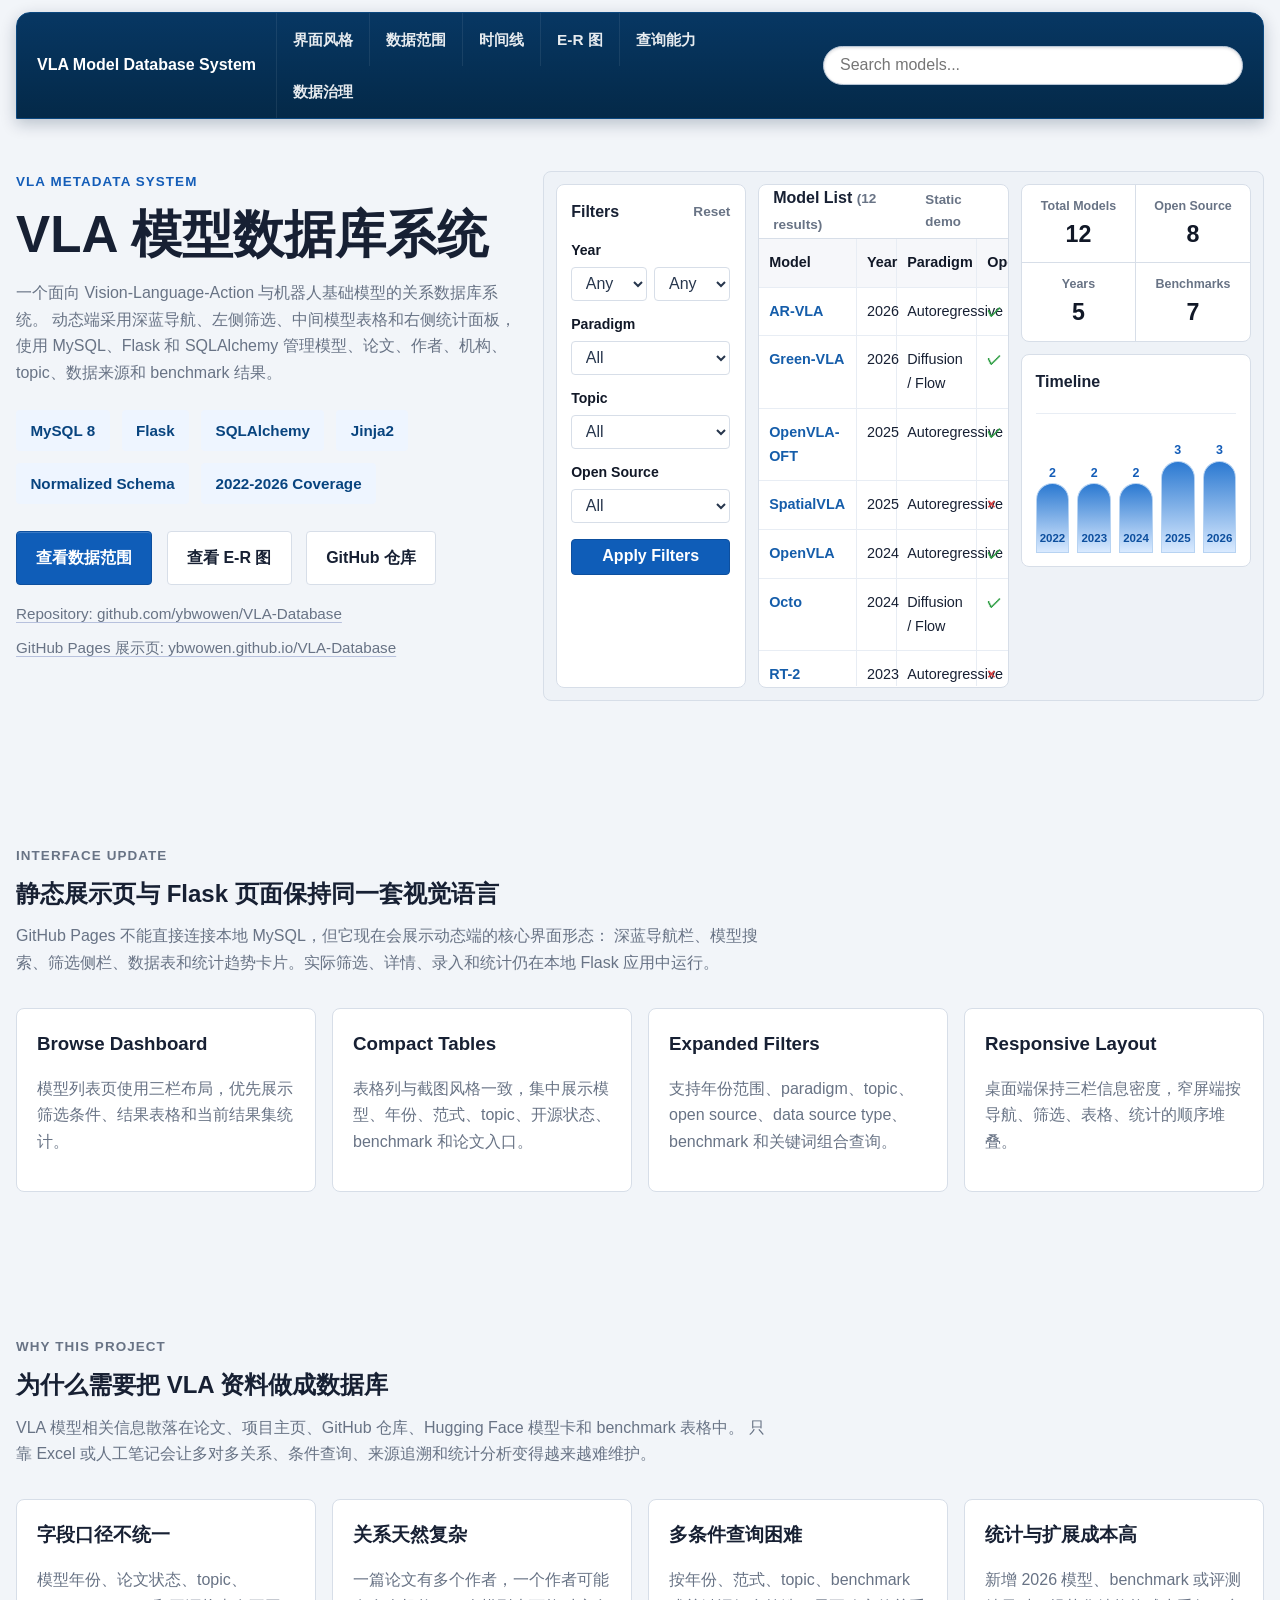
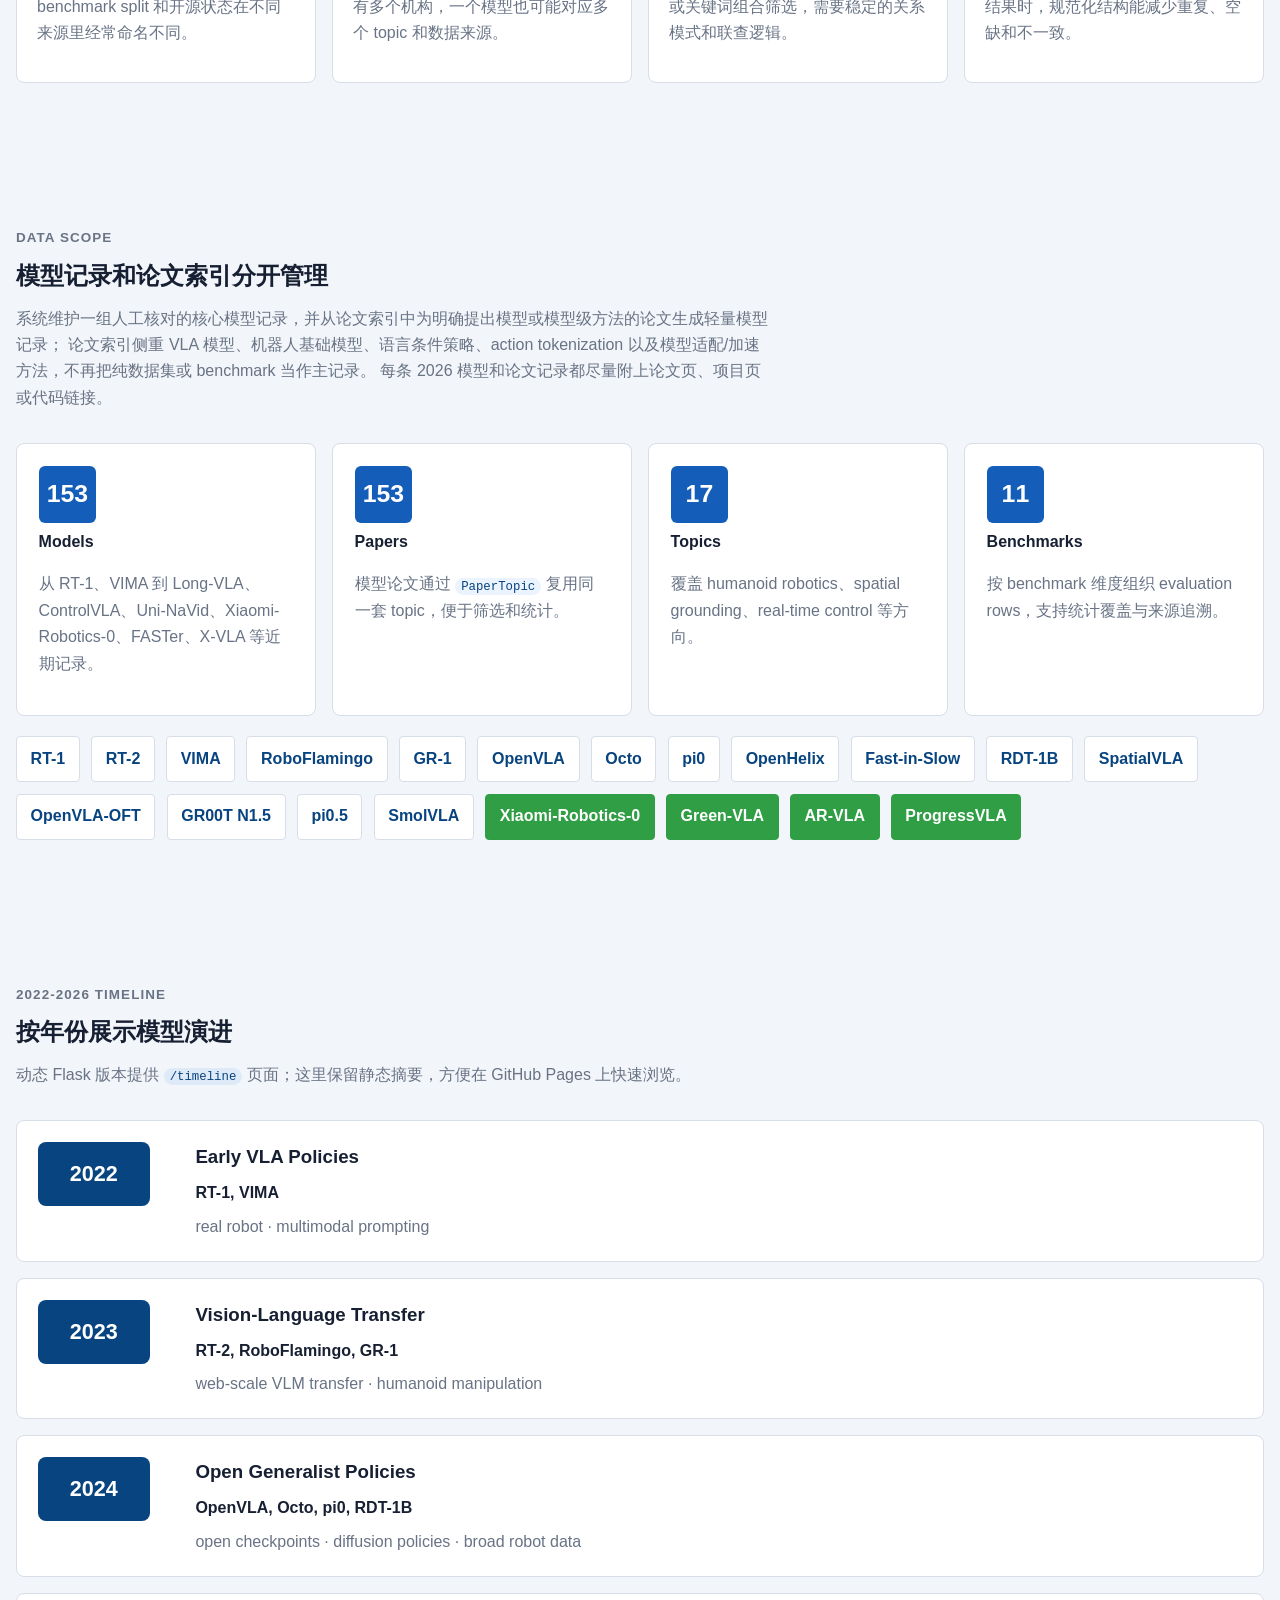
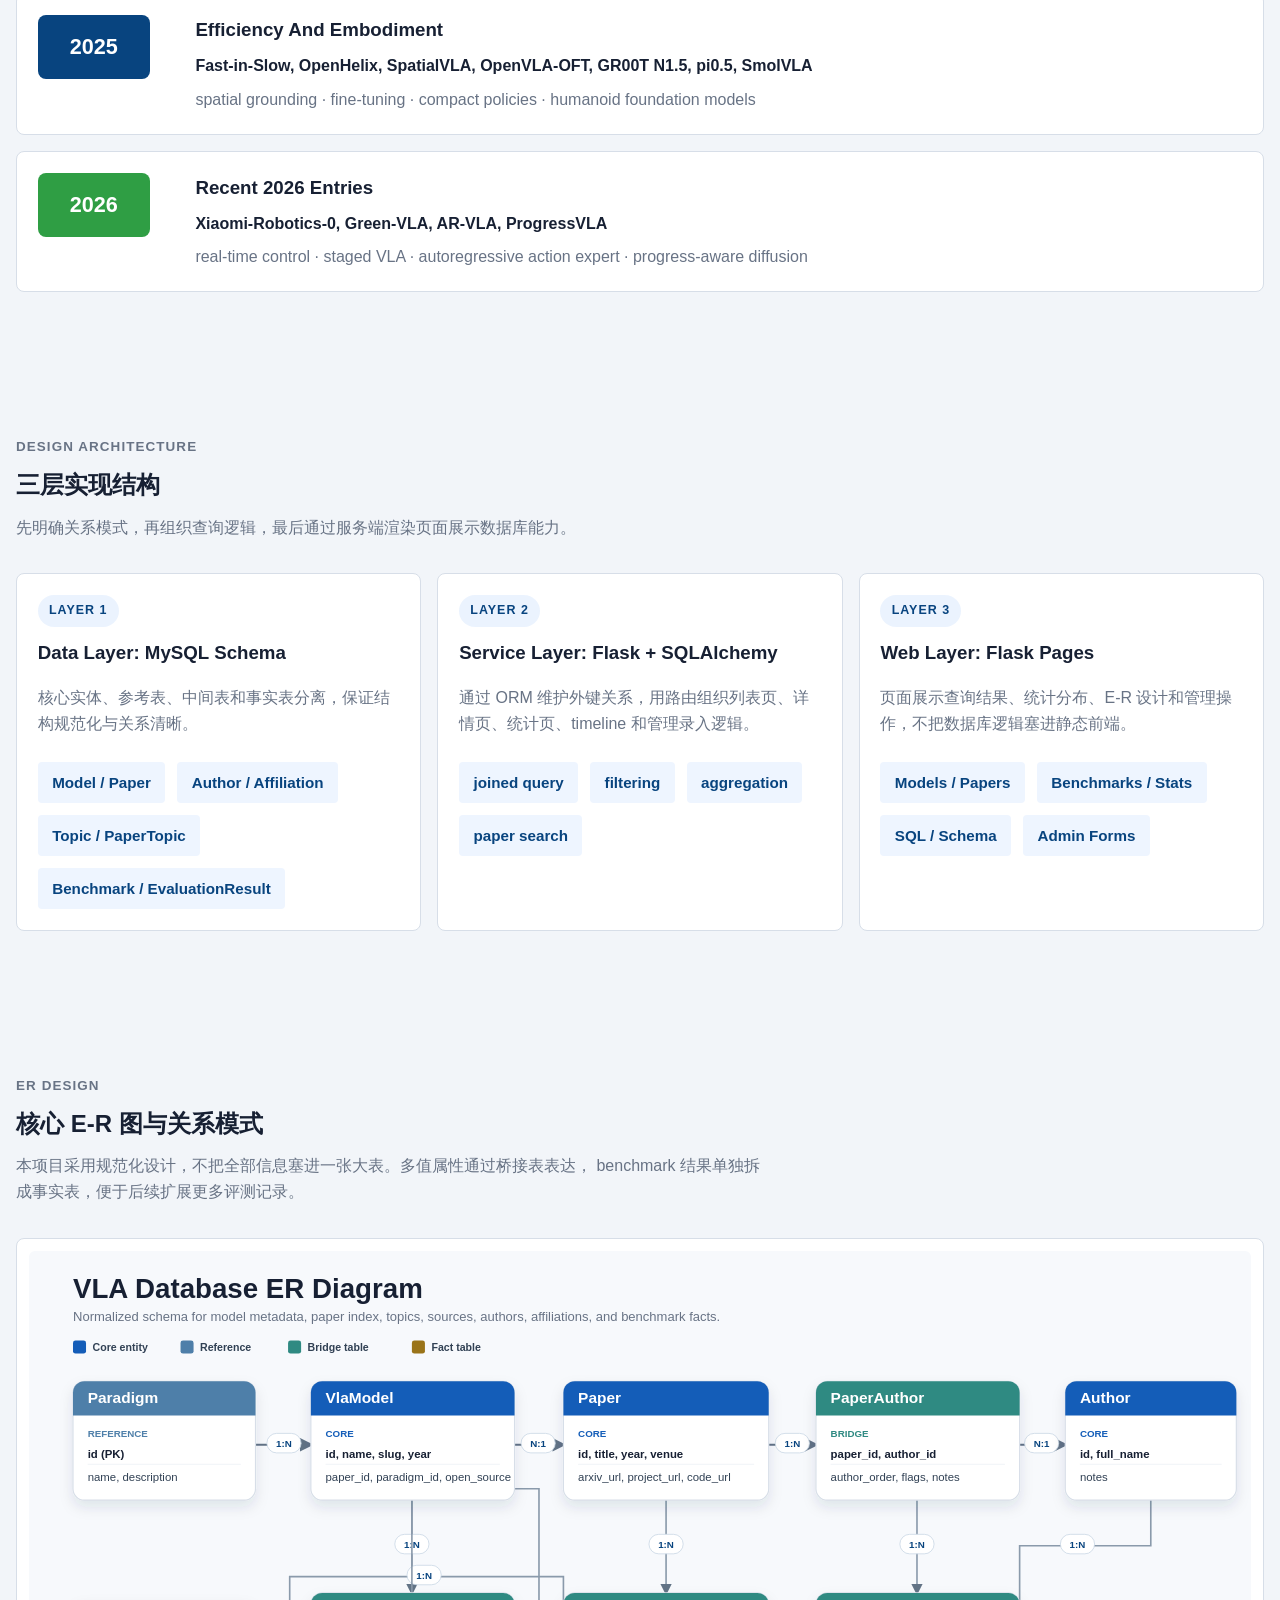
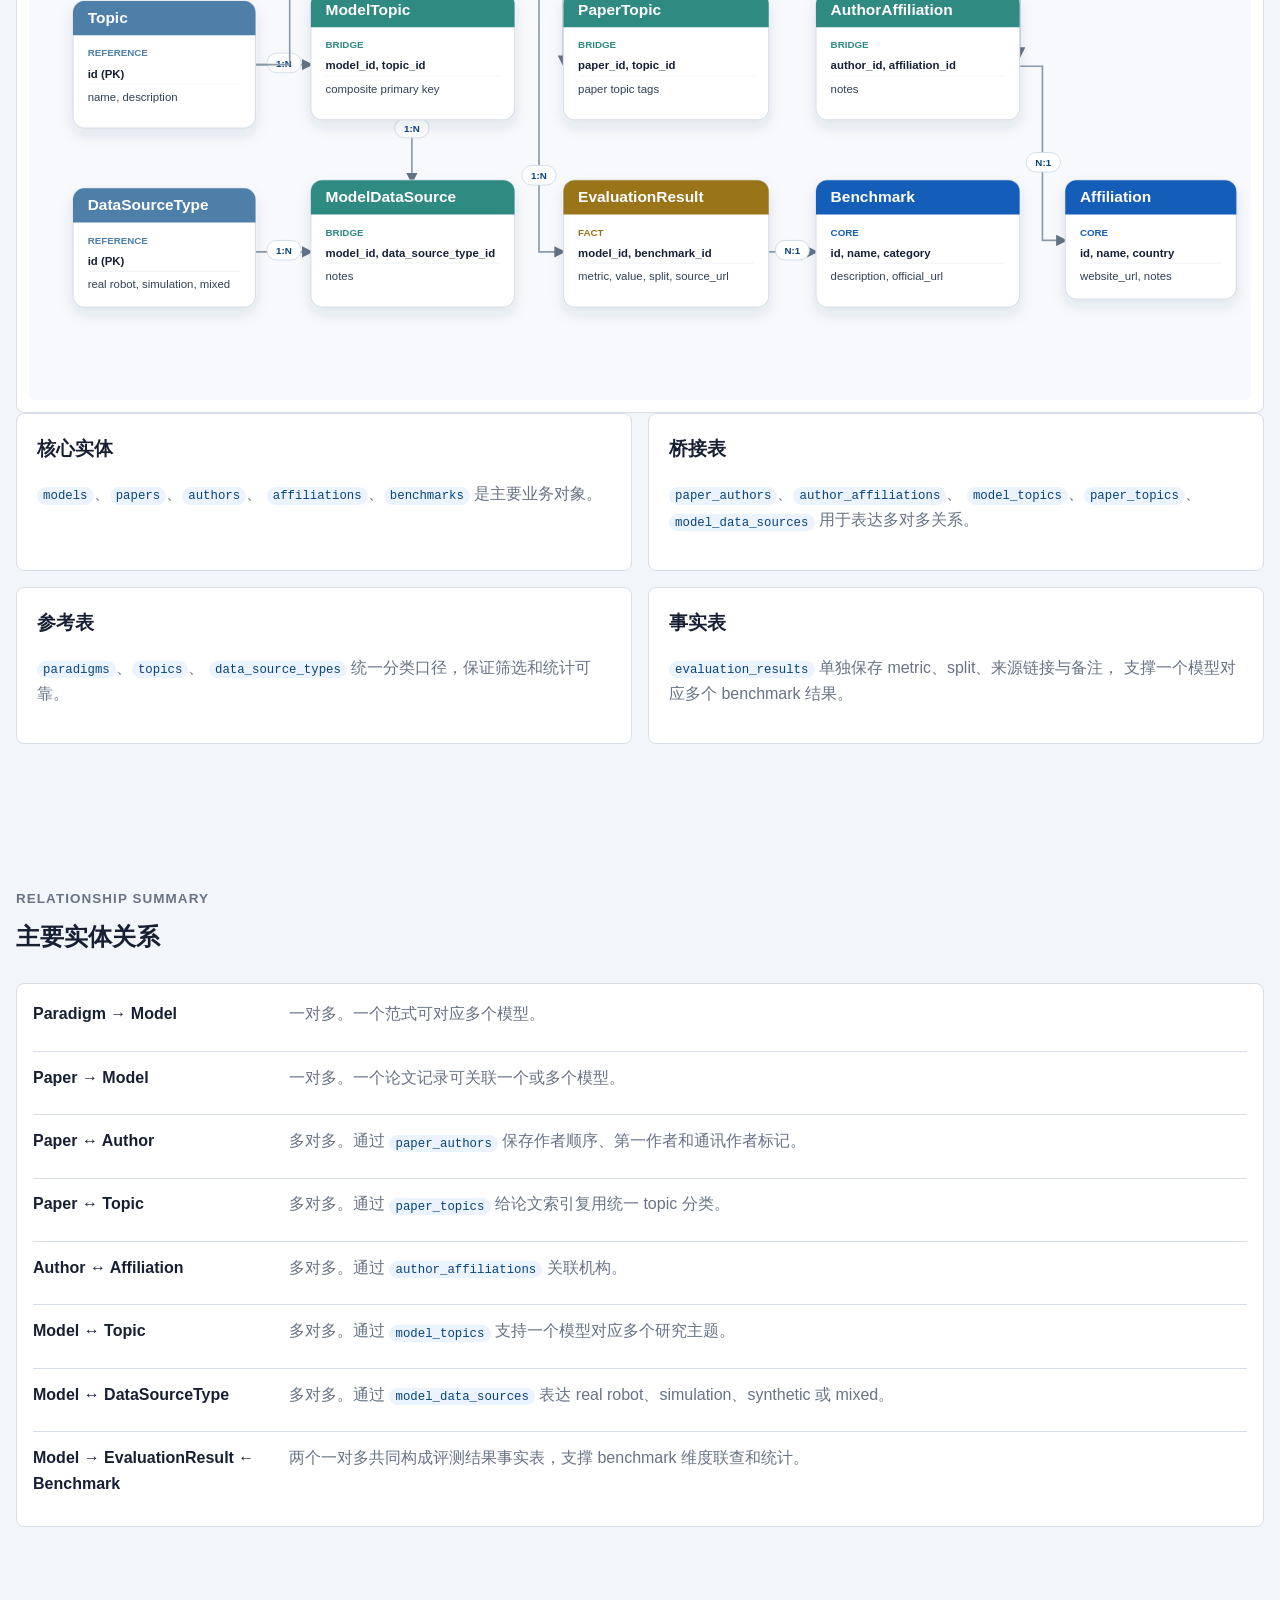
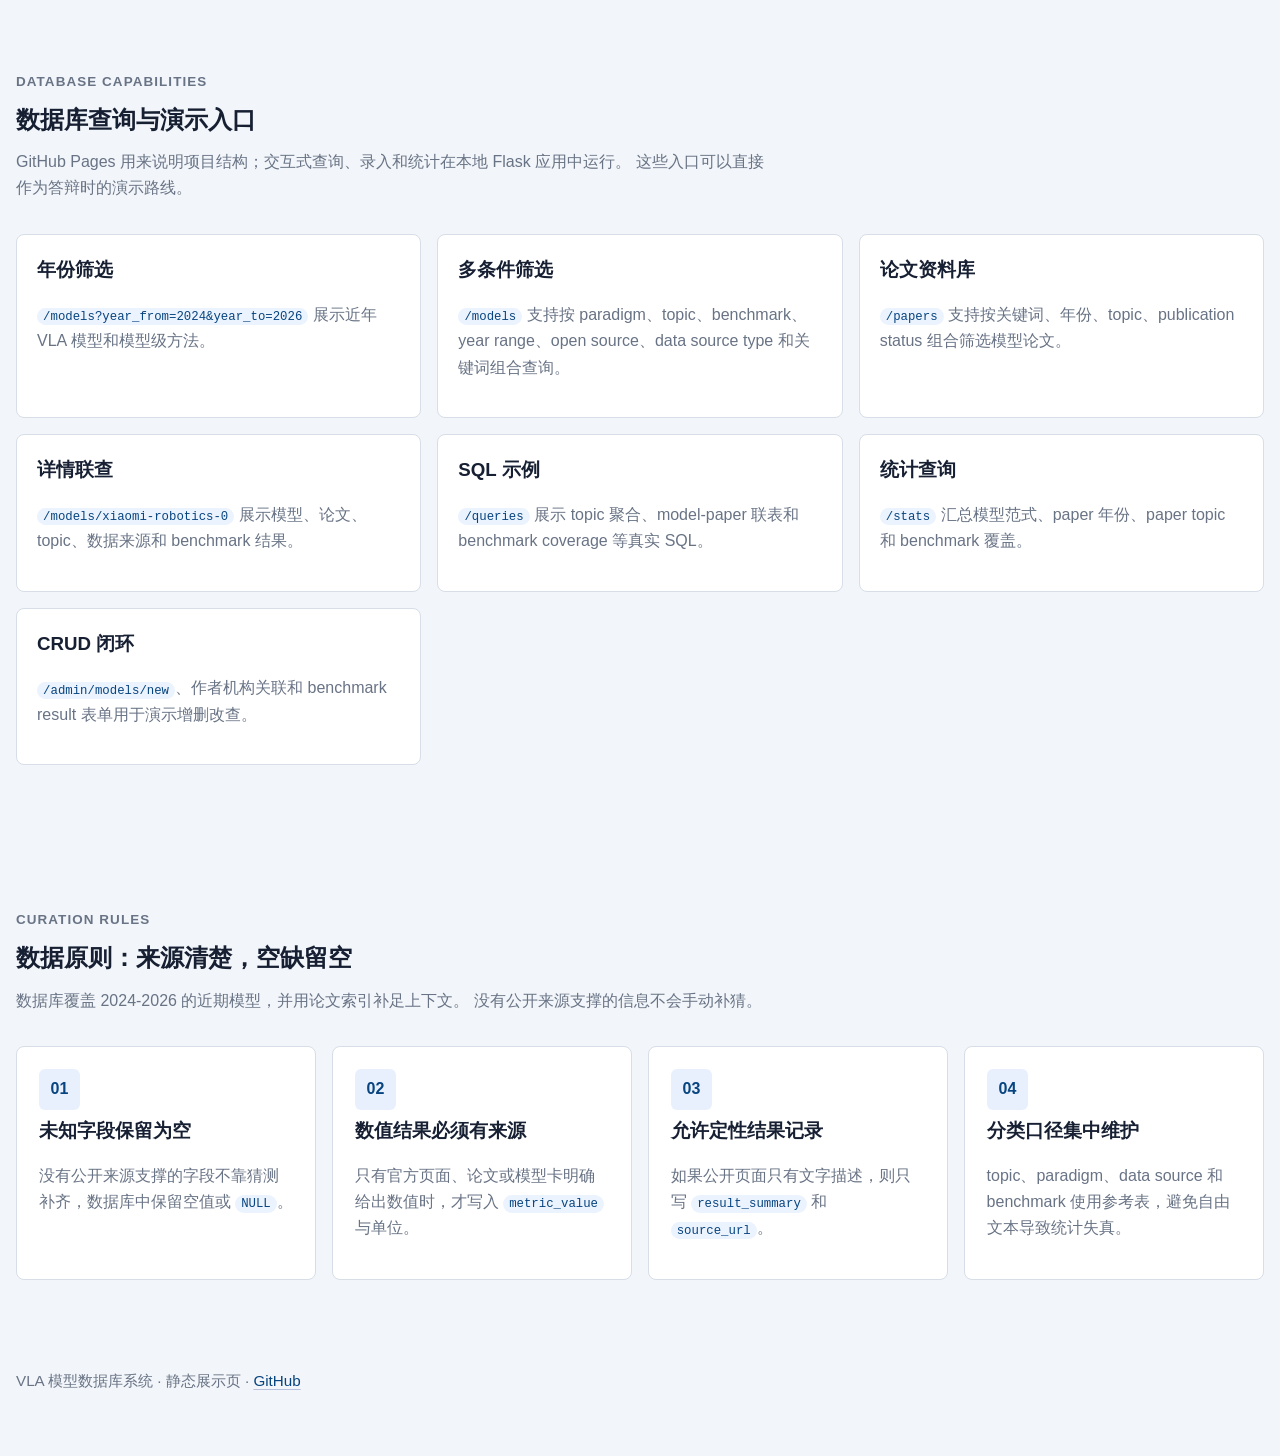
<file: docs/index.html>
<!DOCTYPE html>
<html lang="zh-CN">
<head>
  <meta charset="UTF-8">
  <meta name="viewport" content="width=device-width, initial-scale=1.0">
  <title>VLA 模型数据库系统</title>
  <meta
    name="description"
    content="VLA（Vision-Language-Action）模型数据库系统静态展示页，展示 2022-2026 数据范围、规范化 E-R 设计、查询能力与数据治理原则。"
  >
  <link rel="canonical" href="https://ybwowen.github.io/VLA-Database/">
  <link rel="stylesheet" href="./assets/site.css">
  <script defer src="./assets/site.js"></script>
</head>
<body>
  <header class="topbar">
    <div class="topbar__inner">
      <a class="brand" href="#home">VLA Model Database System</a>
      <nav class="nav">
        <a href="#interface">界面风格</a>
        <a href="#dataset">数据范围</a>
        <a href="#timeline">时间线</a>
        <a href="#schema">E-R 图</a>
        <a href="#queries">查询能力</a>
        <a href="#governance">数据治理</a>
      </nav>
      <label class="topbar__search">
        <span class="sr-only">Search demo models</span>
        <input id="demo-search" type="search" placeholder="Search models..." autocomplete="off">
      </label>
    </div>
  </header>

  <main id="home">
    <section class="hero section">
      <div class="hero__content">
        <p class="eyebrow">VLA Metadata System</p>
        <h1>VLA 模型数据库系统</h1>
        <p class="hero__lead">
          一个面向 Vision-Language-Action 与机器人基础模型的关系数据库系统。
          动态端采用深蓝导航、左侧筛选、中间模型表格和右侧统计面板，使用 MySQL、Flask
          和 SQLAlchemy 管理模型、论文、作者、机构、topic、数据来源和 benchmark 结果。
        </p>
        <div class="hero__chips" aria-label="技术栈">
          <span>MySQL 8</span>
          <span>Flask</span>
          <span>SQLAlchemy</span>
          <span>Jinja2</span>
          <span>Normalized Schema</span>
          <span>2022-2026 Coverage</span>
        </div>
        <div class="hero__actions">
          <a class="button button--primary" href="#dataset">查看数据范围</a>
          <a class="button button--ghost" href="#schema">查看 E-R 图</a>
          <a class="button button--ghost" href="https://github.com/ybwowen/VLA-Database" target="_blank" rel="noreferrer">GitHub 仓库</a>
        </div>
        <div class="hero__links">
          <a href="https://github.com/ybwowen/VLA-Database" target="_blank" rel="noreferrer">
            Repository: github.com/ybwowen/VLA-Database
          </a>
          <a href="https://ybwowen.github.io/VLA-Database/" target="_blank" rel="noreferrer">
            GitHub Pages 展示页: ybwowen.github.io/VLA-Database
          </a>
        </div>
      </div>
      <div class="hero__panel app-preview" aria-label="VLA 模型数据库后台界面预览">
        <form class="preview-filters" id="preview-filter-form">
          <div class="preview-heading">
            <strong>Filters</strong>
            <button class="preview-reset" type="reset">Reset</button>
          </div>
          <label for="year-from">Year</label>
          <div class="preview-range">
            <select id="year-from" name="yearFrom">
              <option value="">Any</option>
              <option value="2022">2022</option>
              <option value="2023">2023</option>
              <option value="2024">2024</option>
              <option value="2025">2025</option>
              <option value="2026">2026</option>
            </select>
            <select name="yearTo" aria-label="Year to">
              <option value="">Any</option>
              <option value="2022">2022</option>
              <option value="2023">2023</option>
              <option value="2024">2024</option>
              <option value="2025">2025</option>
              <option value="2026">2026</option>
            </select>
          </div>
          <label for="demo-paradigm">Paradigm</label>
          <select id="demo-paradigm" name="paradigm">
            <option value="">All</option>
            <option value="Autoregressive">Autoregressive</option>
            <option value="Diffusion / Flow">Diffusion / Flow</option>
            <option value="Dual System">Dual System</option>
            <option value="Other">Other</option>
          </select>
          <label for="demo-topic">Topic</label>
          <select id="demo-topic" name="topic">
            <option value="">All</option>
            <option value="generalist manipulation">generalist manipulation</option>
            <option value="spatial grounding">spatial grounding</option>
            <option value="real-time control">real-time control</option>
            <option value="humanoid robotics">humanoid robotics</option>
          </select>
          <label for="demo-open-source">Open Source</label>
          <select id="demo-open-source" name="openSource">
            <option value="">All</option>
            <option value="yes">Yes</option>
            <option value="no">No</option>
          </select>
          <button class="preview-apply" type="submit">Apply Filters</button>
        </form>
        <div class="preview-table">
          <div class="preview-table__title">
            <strong>Model List <span id="preview-result-count">(12 results)</span></strong>
            <small>Static demo</small>
          </div>
          <div class="preview-row preview-row--head">
            <span>Model</span><span>Year</span><span>Paradigm</span><span>Open</span>
          </div>
          <div class="preview-table-body" id="preview-table-body">
            <div class="preview-row" data-model="AR-VLA" data-year="2026" data-paradigm="Autoregressive" data-topic="generalist manipulation real-time control" data-open-source="yes" data-benchmark="Multi-Task Real-World Eval">
              <strong>AR-VLA</strong><span>2026</span><span>Autoregressive</span><em class="status-yes">✓</em>
            </div>
            <div class="preview-row" data-model="Green-VLA" data-year="2026" data-paradigm="Diffusion / Flow" data-topic="humanoid robotics real-time control" data-open-source="yes" data-benchmark="CALVIN">
              <strong>Green-VLA</strong><span>2026</span><span>Diffusion / Flow</span><em class="status-yes">✓</em>
            </div>
            <div class="preview-row" data-model="OpenVLA-OFT" data-year="2025" data-paradigm="Autoregressive" data-topic="generalist manipulation spatial grounding" data-open-source="yes" data-benchmark="LIBERO">
              <strong>OpenVLA-OFT</strong><span>2025</span><span>Autoregressive</span><em class="status-yes">✓</em>
            </div>
            <div class="preview-row" data-model="SpatialVLA" data-year="2025" data-paradigm="Autoregressive" data-topic="spatial grounding generalist manipulation" data-open-source="no" data-benchmark="LIBERO">
              <strong>SpatialVLA</strong><span>2025</span><span>Autoregressive</span><em class="status-no">×</em>
            </div>
            <div class="preview-row" data-model="OpenVLA" data-year="2024" data-paradigm="Autoregressive" data-topic="generalist manipulation" data-open-source="yes" data-benchmark="LIBERO">
              <strong>OpenVLA</strong><span>2024</span><span>Autoregressive</span><em class="status-yes">✓</em>
            </div>
            <div class="preview-row" data-model="Octo" data-year="2024" data-paradigm="Diffusion / Flow" data-topic="generalist manipulation" data-open-source="yes" data-benchmark="WidowX">
              <strong>Octo</strong><span>2024</span><span>Diffusion / Flow</span><em class="status-yes">✓</em>
            </div>
            <div class="preview-row" data-model="RT-2" data-year="2023" data-paradigm="Autoregressive" data-topic="generalist manipulation" data-open-source="no" data-benchmark="Real Robot Eval">
              <strong>RT-2</strong><span>2023</span><span>Autoregressive</span><em class="status-no">×</em>
            </div>
            <div class="preview-row" data-model="RoboFlamingo" data-year="2023" data-paradigm="Autoregressive" data-topic="generalist manipulation" data-open-source="yes" data-benchmark="CALVIN">
              <strong>RoboFlamingo</strong><span>2023</span><span>Autoregressive</span><em class="status-yes">✓</em>
            </div>
            <div class="preview-row" data-model="RT-1" data-year="2022" data-paradigm="Autoregressive" data-topic="generalist manipulation" data-open-source="no" data-benchmark="Real Robot Eval">
              <strong>RT-1</strong><span>2022</span><span>Autoregressive</span><em class="status-no">×</em>
            </div>
            <div class="preview-row" data-model="VIMA" data-year="2022" data-paradigm="Other" data-topic="generalist manipulation" data-open-source="yes" data-benchmark="VIMA-Bench">
              <strong>VIMA</strong><span>2022</span><span>Other</span><em class="status-yes">✓</em>
            </div>
            <div class="preview-row" data-model="GR00T N1.5" data-year="2025" data-paradigm="Dual System" data-topic="humanoid robotics" data-open-source="no" data-benchmark="Humanoid Eval">
              <strong>GR00T N1.5</strong><span>2025</span><span>Dual System</span><em class="status-no">×</em>
            </div>
            <div class="preview-row" data-model="Xiaomi-Robotics-0" data-year="2026" data-paradigm="Dual System" data-topic="real-time control humanoid robotics" data-open-source="yes" data-benchmark="LIBERO">
              <strong>Xiaomi-Robotics-0</strong><span>2026</span><span>Dual System</span><em class="status-yes">✓</em>
            </div>
          </div>
          <p class="preview-empty" id="preview-empty" hidden>No demo rows matched these filters.</p>
        </div>
        <div class="preview-insights">
          <div class="preview-stat-grid">
            <article><span>Total Models</span><strong id="demo-total-models">12</strong></article>
            <article><span>Open Source</span><strong id="demo-open-models">8</strong></article>
            <article><span>Years</span><strong id="demo-year-count">5</strong></article>
            <article><span>Benchmarks</span><strong id="demo-benchmark-count">8</strong></article>
          </div>
          <div class="preview-bars">
            <strong>Timeline</strong>
            <div id="demo-timeline">
              <span data-year="2022">2022</span>
              <span data-year="2023">2023</span>
              <span data-year="2024">2024</span>
              <span data-year="2025">2025</span>
              <span data-year="2026">2026</span>
            </div>
          </div>
        </div>
      </div>
    </section>

    <section id="interface" class="section">
      <div class="section-heading">
        <p class="eyebrow">Interface Update</p>
        <h2>静态展示页与 Flask 页面保持同一套视觉语言</h2>
        <p>
          GitHub Pages 不能直接连接本地 MySQL，但它现在会展示动态端的核心界面形态：
          深蓝导航栏、模型搜索、筛选侧栏、数据表和统计趋势卡片。实际筛选、详情、录入和统计仍在本地 Flask 应用中运行。
        </p>
      </div>
      <div class="grid grid--4">
        <article class="info-card">
          <h3>Browse Dashboard</h3>
          <p>模型列表页使用三栏布局，优先展示筛选条件、结果表格和当前结果集统计。</p>
        </article>
        <article class="info-card">
          <h3>Compact Tables</h3>
          <p>表格列与截图风格一致，集中展示模型、年份、范式、topic、开源状态、benchmark 和论文入口。</p>
        </article>
        <article class="info-card">
          <h3>Expanded Filters</h3>
          <p>支持年份范围、paradigm、topic、open source、data source type、benchmark 和关键词组合查询。</p>
        </article>
        <article class="info-card">
          <h3>Responsive Layout</h3>
          <p>桌面端保持三栏信息密度，窄屏端按导航、筛选、表格、统计的顺序堆叠。</p>
        </article>
      </div>
    </section>

    <section id="problem" class="section">
      <div class="section-heading">
        <p class="eyebrow">Why This Project</p>
        <h2>为什么需要把 VLA 资料做成数据库</h2>
        <p>
          VLA 模型相关信息散落在论文、项目主页、GitHub 仓库、Hugging Face 模型卡和 benchmark 表格中。
          只靠 Excel 或人工笔记会让多对多关系、条件查询、来源追溯和统计分析变得越来越难维护。
        </p>
      </div>
      <div class="grid grid--4">
        <article class="info-card">
          <h3>字段口径不统一</h3>
          <p>模型年份、论文状态、topic、benchmark split 和开源状态在不同来源里经常命名不同。</p>
        </article>
        <article class="info-card">
          <h3>关系天然复杂</h3>
          <p>一篇论文有多个作者，一个作者可能有多个机构，一个模型也可能对应多个 topic 和数据来源。</p>
        </article>
        <article class="info-card">
          <h3>多条件查询困难</h3>
          <p>按年份、范式、topic、benchmark 或关键词组合筛选，需要稳定的关系模式和联查逻辑。</p>
        </article>
        <article class="info-card">
          <h3>统计与扩展成本高</h3>
          <p>新增 2026 模型、benchmark 或评测结果时，规范化结构能减少重复、空缺和不一致。</p>
        </article>
      </div>
    </section>

    <section id="dataset" class="section section--soft">
      <div class="section-heading">
        <p class="eyebrow">Data Scope</p>
        <h2>模型记录和论文索引分开管理</h2>
        <p>
          系统维护一组人工核对的核心模型记录，并从论文索引中为明确提出模型或模型级方法的论文生成轻量模型记录；
          论文索引侧重 VLA 模型、机器人基础模型、语言条件策略、action tokenization
          以及模型适配/加速方法，不再把纯数据集或 benchmark 当作主记录。
          每条 2026 模型和论文记录都尽量附上论文页、项目页或代码链接。
        </p>
      </div>
      <div class="dataset-strip">
        <article>
          <span class="dataset-number">153</span>
          <strong>Models</strong>
          <p>从 RT-1、VIMA 到 Long-VLA、ControlVLA、Uni-NaVid、Xiaomi-Robotics-0、FASTer、X-VLA 等近期记录。</p>
        </article>
        <article>
          <span class="dataset-number">153</span>
          <strong>Papers</strong>
          <p>模型论文通过 <code>PaperTopic</code> 复用同一套 topic，便于筛选和统计。</p>
        </article>
        <article>
          <span class="dataset-number">17</span>
          <strong>Topics</strong>
          <p>覆盖 humanoid robotics、spatial grounding、real-time control 等方向。</p>
        </article>
        <article>
          <span class="dataset-number">11</span>
          <strong>Benchmarks</strong>
          <p>按 benchmark 维度组织 evaluation rows，支持统计覆盖与来源追溯。</p>
        </article>
      </div>
      <div class="model-cloud" aria-label="模型列表">
        <span>RT-1</span>
        <span>RT-2</span>
        <span>VIMA</span>
        <span>RoboFlamingo</span>
        <span>GR-1</span>
        <span>OpenVLA</span>
        <span>Octo</span>
        <span>pi0</span>
        <span>OpenHelix</span>
        <span>Fast-in-Slow</span>
        <span>RDT-1B</span>
        <span>SpatialVLA</span>
        <span>OpenVLA-OFT</span>
        <span>GR00T N1.5</span>
        <span>pi0.5</span>
        <span>SmolVLA</span>
        <span class="is-latest">Xiaomi-Robotics-0</span>
        <span class="is-latest">Green-VLA</span>
        <span class="is-latest">AR-VLA</span>
        <span class="is-latest">ProgressVLA</span>
      </div>
    </section>

    <section id="timeline" class="section">
      <div class="section-heading">
        <p class="eyebrow">2022-2026 Timeline</p>
        <h2>按年份展示模型演进</h2>
        <p>
          动态 Flask 版本提供 <code>/timeline</code> 页面；这里保留静态摘要，方便在 GitHub Pages 上快速浏览。
        </p>
      </div>
      <div class="timeline-static">
        <article>
          <div class="timeline-static__year">2022</div>
          <div>
            <h3>Early VLA Policies</h3>
            <p>RT-1, VIMA</p>
            <span>real robot · multimodal prompting</span>
          </div>
        </article>
        <article>
          <div class="timeline-static__year">2023</div>
          <div>
            <h3>Vision-Language Transfer</h3>
            <p>RT-2, RoboFlamingo, GR-1</p>
            <span>web-scale VLM transfer · humanoid manipulation</span>
          </div>
        </article>
        <article>
          <div class="timeline-static__year">2024</div>
          <div>
            <h3>Open Generalist Policies</h3>
            <p>OpenVLA, Octo, pi0, RDT-1B</p>
            <span>open checkpoints · diffusion policies · broad robot data</span>
          </div>
        </article>
        <article>
          <div class="timeline-static__year">2025</div>
          <div>
            <h3>Efficiency And Embodiment</h3>
            <p>Fast-in-Slow, OpenHelix, SpatialVLA, OpenVLA-OFT, GR00T N1.5, pi0.5, SmolVLA</p>
            <span>spatial grounding · fine-tuning · compact policies · humanoid foundation models</span>
          </div>
        </article>
        <article class="timeline-static__latest">
          <div class="timeline-static__year">2026</div>
          <div>
            <h3>Recent 2026 Entries</h3>
            <p>Xiaomi-Robotics-0, Green-VLA, AR-VLA, ProgressVLA</p>
            <span>real-time control · staged VLA · autoregressive action expert · progress-aware diffusion</span>
          </div>
        </article>
      </div>
    </section>

    <section id="architecture" class="section section--soft">
      <div class="section-heading">
        <p class="eyebrow">Design Architecture</p>
        <h2>三层实现结构</h2>
        <p>先明确关系模式，再组织查询逻辑，最后通过服务端渲染页面展示数据库能力。</p>
      </div>
      <div class="architecture">
        <article class="layer-card layer-card--blue">
          <span class="layer-label">Layer 1</span>
          <h3>Data Layer: MySQL Schema</h3>
          <p>核心实体、参考表、中间表和事实表分离，保证结构规范化与关系清晰。</p>
          <ul class="tag-list">
            <li>Model / Paper</li>
            <li>Author / Affiliation</li>
            <li>Topic / PaperTopic</li>
            <li>Benchmark / EvaluationResult</li>
          </ul>
        </article>
        <article class="layer-card layer-card--green">
          <span class="layer-label">Layer 2</span>
          <h3>Service Layer: Flask + SQLAlchemy</h3>
          <p>通过 ORM 维护外键关系，用路由组织列表页、详情页、统计页、timeline 和管理录入逻辑。</p>
          <ul class="tag-list">
            <li>joined query</li>
            <li>filtering</li>
            <li>aggregation</li>
            <li>paper search</li>
          </ul>
        </article>
        <article class="layer-card layer-card--orange">
          <span class="layer-label">Layer 3</span>
          <h3>Web Layer: Flask Pages</h3>
          <p>页面展示查询结果、统计分布、E-R 设计和管理操作，不把数据库逻辑塞进静态前端。</p>
          <ul class="tag-list">
            <li>Models / Papers</li>
            <li>Benchmarks / Stats</li>
            <li>SQL / Schema</li>
            <li>Admin Forms</li>
          </ul>
        </article>
      </div>
    </section>

    <section id="schema" class="section">
      <div class="section-heading">
        <p class="eyebrow">ER Design</p>
        <h2>核心 E-R 图与关系模式</h2>
        <p>
          本项目采用规范化设计，不把全部信息塞进一张大表。多值属性通过桥接表表达，
          benchmark 结果单独拆成事实表，便于后续扩展更多评测记录。
        </p>
      </div>
      <div class="schema-frame">
        <img
          src="./assets/er_diagram.svg"
          alt="VLA 数据库系统的 E-R 图，包含模型、论文、作者、机构、topic、数据来源、benchmark 和评测结果等表"
        >
      </div>
      <div class="grid grid--2">
        <article class="detail-card">
          <h3>核心实体</h3>
          <p>
            <code>models</code>、<code>papers</code>、<code>authors</code>、
            <code>affiliations</code>、<code>benchmarks</code> 是主要业务对象。
          </p>
        </article>
        <article class="detail-card">
          <h3>桥接表</h3>
          <p>
            <code>paper_authors</code>、<code>author_affiliations</code>、
            <code>model_topics</code>、<code>paper_topics</code>、<code>model_data_sources</code>
            用于表达多对多关系。
          </p>
        </article>
        <article class="detail-card">
          <h3>参考表</h3>
          <p>
            <code>paradigms</code>、<code>topics</code>、
            <code>data_source_types</code> 统一分类口径，保证筛选和统计可靠。
          </p>
        </article>
        <article class="detail-card">
          <h3>事实表</h3>
          <p>
            <code>evaluation_results</code> 单独保存 metric、split、来源链接与备注，
            支撑一个模型对应多个 benchmark 结果。
          </p>
        </article>
      </div>
    </section>

    <section class="section section--soft">
      <div class="section-heading">
        <p class="eyebrow">Relationship Summary</p>
        <h2>主要实体关系</h2>
      </div>
      <div class="relationship-list">
        <div class="relationship-row">
          <strong>Paradigm → Model</strong>
          <span>一对多。一个范式可对应多个模型。</span>
        </div>
        <div class="relationship-row">
          <strong>Paper → Model</strong>
          <span>一对多。一个论文记录可关联一个或多个模型。</span>
        </div>
        <div class="relationship-row">
          <strong>Paper ↔ Author</strong>
          <span>多对多。通过 <code>paper_authors</code> 保存作者顺序、第一作者和通讯作者标记。</span>
        </div>
        <div class="relationship-row">
          <strong>Paper ↔ Topic</strong>
          <span>多对多。通过 <code>paper_topics</code> 给论文索引复用统一 topic 分类。</span>
        </div>
        <div class="relationship-row">
          <strong>Author ↔ Affiliation</strong>
          <span>多对多。通过 <code>author_affiliations</code> 关联机构。</span>
        </div>
        <div class="relationship-row">
          <strong>Model ↔ Topic</strong>
          <span>多对多。通过 <code>model_topics</code> 支持一个模型对应多个研究主题。</span>
        </div>
        <div class="relationship-row">
          <strong>Model ↔ DataSourceType</strong>
          <span>多对多。通过 <code>model_data_sources</code> 表达 real robot、simulation、synthetic 或 mixed。</span>
        </div>
        <div class="relationship-row">
          <strong>Model → EvaluationResult ← Benchmark</strong>
          <span>两个一对多共同构成评测结果事实表，支撑 benchmark 维度联查和统计。</span>
        </div>
      </div>
    </section>

    <section id="queries" class="section">
      <div class="section-heading">
        <p class="eyebrow">Database Capabilities</p>
        <h2>数据库查询与演示入口</h2>
        <p>
          GitHub Pages 用来说明项目结构；交互式查询、录入和统计在本地 Flask 应用中运行。
          这些入口可以直接作为答辩时的演示路线。
        </p>
      </div>
      <div class="grid grid--3">
        <article class="capability-card">
          <h3>年份筛选</h3>
          <p><code>/models?year_from=2024&amp;year_to=2026</code> 展示近年 VLA 模型和模型级方法。</p>
        </article>
        <article class="capability-card">
          <h3>多条件筛选</h3>
          <p><code>/models</code> 支持按 paradigm、topic、benchmark、year range、open source、data source type 和关键词组合查询。</p>
        </article>
        <article class="capability-card">
          <h3>论文资料库</h3>
          <p><code>/papers</code> 支持按关键词、年份、topic、publication status 组合筛选模型论文。</p>
        </article>
        <article class="capability-card">
          <h3>详情联查</h3>
          <p><code>/models/xiaomi-robotics-0</code> 展示模型、论文、topic、数据来源和 benchmark 结果。</p>
        </article>
        <article class="capability-card">
          <h3>SQL 示例</h3>
          <p><code>/queries</code> 展示 topic 聚合、model-paper 联表和 benchmark coverage 等真实 SQL。</p>
        </article>
        <article class="capability-card">
          <h3>统计查询</h3>
          <p><code>/stats</code> 汇总模型范式、paper 年份、paper topic 和 benchmark 覆盖。</p>
        </article>
        <article class="capability-card">
          <h3>CRUD 闭环</h3>
          <p><code>/admin/models/new</code>、作者机构关联和 benchmark result 表单用于演示增删改查。</p>
        </article>
      </div>
    </section>

    <section id="governance" class="section section--soft">
      <div class="section-heading">
        <p class="eyebrow">Curation Rules</p>
        <h2>数据原则：来源清楚，空缺留空</h2>
        <p>
          数据库覆盖 2024-2026 的近期模型，并用论文索引补足上下文。
          没有公开来源支撑的信息不会手动补猜。
        </p>
      </div>
      <div class="governance-grid">
        <article class="governance-card">
          <span>01</span>
          <h3>未知字段保留为空</h3>
          <p>没有公开来源支撑的字段不靠猜测补齐，数据库中保留空值或 <code>NULL</code>。</p>
        </article>
        <article class="governance-card">
          <span>02</span>
          <h3>数值结果必须有来源</h3>
          <p>只有官方页面、论文或模型卡明确给出数值时，才写入 <code>metric_value</code> 与单位。</p>
        </article>
        <article class="governance-card">
          <span>03</span>
          <h3>允许定性结果记录</h3>
          <p>如果公开页面只有文字描述，则只写 <code>result_summary</code> 和 <code>source_url</code>。</p>
        </article>
        <article class="governance-card">
          <span>04</span>
          <h3>分类口径集中维护</h3>
          <p>topic、paradigm、data source 和 benchmark 使用参考表，避免自由文本导致统计失真。</p>
        </article>
      </div>
    </section>
  </main>

  <footer class="footer">
    <p>
      VLA 模型数据库系统 · 静态展示页 ·
      <a class="inline-link" href="https://github.com/ybwowen/VLA-Database" target="_blank" rel="noreferrer">GitHub</a>
    </p>
  </footer>
</body>
</html>
</file>
<file: docs/assets/site.css>
:root {
  --bg: #f2f5f9;
  --panel: #ffffff;
  --panel-strong: #ffffff;
  --line: #d7dee8;
  --line-soft: #e8edf4;
  --text: #172033;
  --muted: #687385;
  --blue: #145db8;
  --blue-deep: #08447f;
  --nav: #073763;
  --nav-dark: #042948;
  --green: #2f9e44;
  --orange: #d64545;
  --yellow: #fbbc04;
  --shadow: 0 8px 22px rgba(36, 50, 78, 0.08);
  --radius: 8px;
}

* {
  box-sizing: border-box;
}

html {
  scroll-behavior: smooth;
}

body {
  margin: 0;
  font-family: "Microsoft YaHei", "Segoe UI", Arial, sans-serif;
  color: var(--text);
  background: var(--bg);
  line-height: 1.65;
  overflow-x: hidden;
}

a {
  color: inherit;
  text-decoration: none;
}

.sr-only {
  position: absolute;
  width: 1px;
  height: 1px;
  padding: 0;
  margin: -1px;
  overflow: hidden;
  clip: rect(0, 0, 0, 0);
  white-space: nowrap;
  border: 0;
}

button,
input,
select {
  font: inherit;
}

code {
  padding: 0.1rem 0.38rem;
  border-radius: 999px;
  background: rgba(66, 133, 244, 0.1);
  color: var(--blue-deep);
  font-size: 0.95em;
}

.topbar {
  position: sticky;
  top: 0.75rem;
  z-index: 20;
  width: min(1580px, calc(100% - 2rem));
  margin: 0 auto;
  border: 1px solid #0b477e;
  border-radius: 14px 14px 0 0;
  background: linear-gradient(180deg, var(--nav) 0%, var(--nav-dark) 100%);
  box-shadow: 0 5px 16px rgba(2, 31, 58, 0.24);
}

.topbar__inner,
.section,
.footer {
  width: min(1480px, calc(100% - 2rem));
  margin: 0 auto;
}

.topbar__inner {
  display: grid;
  grid-template-columns: max-content minmax(0, 1fr) minmax(220px, 420px);
  align-items: center;
  gap: 1.25rem;
  min-height: 52px;
  padding: 0 0.25rem;
}

.brand {
  font-weight: 800;
  color: #ffffff;
  white-space: nowrap;
}

.nav {
  display: flex;
  flex-wrap: wrap;
  gap: 0;
  justify-content: flex-start;
  color: rgba(255, 255, 255, 0.9);
  font-size: 0.96rem;
}

.nav a {
  padding: 0.85rem 1rem;
  border-left: 1px solid rgba(255, 255, 255, 0.08);
  font-weight: 700;
}

.nav a:hover,
.nav a:focus-visible {
  color: #ffffff;
  background: rgba(255, 255, 255, 0.08);
}

.topbar__search {
  justify-self: end;
  width: min(100%, 420px);
  min-height: 34px;
  padding: 0;
  border: 1px solid #b7c5d5;
  border-radius: 999px;
  background: #ffffff;
  color: var(--muted);
  box-shadow: inset 0 1px 3px rgba(23, 32, 51, 0.16);
}

.topbar__search input {
  width: 100%;
  min-height: 34px;
  padding: 0.35rem 1rem;
  border: 0;
  border-radius: inherit;
  background: transparent;
  color: var(--text);
  outline: none;
}

.section {
  padding: 4.5rem 0;
  scroll-margin-top: 6.5rem;
}

.section--soft {
  position: relative;
}

.section--soft::before {
  content: none;
}

.eyebrow {
  margin: 0 0 0.8rem;
  color: var(--blue);
  font-weight: 700;
  text-transform: uppercase;
  letter-spacing: 0.08em;
  font-size: 0.84rem;
}

.section-heading {
  max-width: 760px;
  margin-bottom: 2rem;
}

.section-heading h2,
.hero h1 {
  margin: 0;
  line-height: 1.14;
  letter-spacing: 0;
}

.hero {
  display: grid;
  grid-template-columns: minmax(360px, 0.82fr) minmax(620px, 1.18fr);
  gap: 1.6rem;
  align-items: stretch;
  padding-top: 4rem;
}

.hero > * {
  min-width: 0;
}

.hero__content,
.section-heading,
.info-card,
.detail-card,
.capability-card,
.deploy-card,
.governance-card,
.layer-card {
  min-width: 0;
}

.hero h1 {
  font-size: clamp(2.25rem, 4vw, 3.6rem);
}

.hero__lead,
.section-heading p,
.info-card p,
.layer-card p,
.detail-card p,
.capability-card p,
.deploy-card p,
.relationship-row span {
  color: var(--muted);
  overflow-wrap: anywhere;
}

.hero__chips,
.tag-list {
  display: flex;
  flex-wrap: wrap;
  gap: 0.75rem;
  padding: 0;
  margin: 1.5rem 0 0;
  list-style: none;
}

.hero__chips span,
.tag-list li {
  padding: 0.5rem 0.9rem;
  border-radius: 4px;
  background: #eef5ff;
  color: var(--blue-deep);
  font-size: 0.95rem;
  font-weight: 600;
}

.hero__actions {
  display: flex;
  flex-wrap: wrap;
  gap: 0.9rem;
  margin-top: 1.7rem;
}

.hero__links {
  display: grid;
  gap: 0.55rem;
  margin-top: 1rem;
}

.hero__links a,
.inline-link {
  color: var(--blue-deep);
  text-decoration: underline;
  text-decoration-color: rgba(31, 58, 147, 0.28);
  text-underline-offset: 0.18rem;
}

.hero__links a {
  font-size: 0.95rem;
  color: var(--muted);
}

.button {
  display: inline-flex;
  align-items: center;
  justify-content: center;
  min-height: 48px;
  padding: 0.8rem 1.2rem;
  border-radius: 4px;
  font-weight: 700;
  transition: transform 0.2s ease, box-shadow 0.2s ease;
}

.button:hover,
.button:focus-visible {
  transform: translateY(-2px);
}

.button--primary {
  color: #fff;
  background: #0f5db8;
  border: 1px solid #0d4f9e;
  box-shadow: inset 0 1px 0 rgba(255, 255, 255, 0.18);
}

.button--ghost {
  border: 1px solid var(--line);
  background: #ffffff;
}

.hero__panel,
.grid,
.architecture,
.deploy-grid {
  display: grid;
  gap: 1rem;
}

.hero__panel {
  grid-template-columns: repeat(2, minmax(0, 1fr));
}

.stat-card,
.info-card,
.layer-card,
.detail-card,
.capability-card,
.deploy-card,
.schema-frame,
.relationship-list {
  background: var(--panel);
  border: 1px solid var(--line);
  border-radius: var(--radius);
  box-shadow: none;
}

.stat-card {
  display: flex;
  flex-direction: column;
  justify-content: flex-end;
  gap: 0.2rem;
  min-height: 164px;
  padding: 1.3rem;
}

.stat-card strong {
  font-size: 2.3rem;
  line-height: 1;
}

.stat-card span {
  color: var(--muted);
}

.stat-card--strong {
  background: linear-gradient(135deg, rgba(66, 133, 244, 0.18), rgba(255, 255, 255, 0.94));
}

.app-preview {
  display: grid;
  grid-template-columns: 190px minmax(0, 1fr) 230px;
  gap: 0.75rem;
  min-width: 0;
  max-width: 100%;
  min-height: 530px;
  padding: 0.75rem;
  overflow: hidden;
  background: #eef2f7;
  border: 1px solid var(--line);
  border-radius: var(--radius);
}

.preview-filters,
.preview-table,
.preview-insights > * {
  min-width: 0;
  background: #ffffff;
  border: 1px solid var(--line);
  border-radius: var(--radius);
}

.preview-filters {
  padding: 0.9rem;
}

.preview-heading,
.preview-table__title {
  display: flex;
  align-items: center;
  justify-content: space-between;
  gap: 0.7rem;
  margin-bottom: 0.8rem;
}

.preview-reset,
.preview-table__title span {
  color: var(--muted);
  font-size: 0.85rem;
}

.preview-reset {
  padding: 0;
  border: 0;
  background: transparent;
  cursor: pointer;
  font-weight: 700;
}

.preview-reset:hover,
.preview-reset:focus-visible {
  color: var(--blue);
}

.preview-filters label {
  display: block;
  margin-top: 0.75rem;
  margin-bottom: 0.3rem;
  color: #111827;
  font-size: 0.88rem;
  font-weight: 800;
}

.preview-range {
  display: grid;
  grid-template-columns: 1fr 1fr;
  gap: 0.45rem;
}

.preview-range select,
.preview-filters select {
  width: 100%;
  min-height: 34px;
  padding: 0.35rem 0.6rem;
  border: 1px solid var(--line);
  border-radius: 4px;
  color: #27364d;
  background: #ffffff;
}

.preview-apply {
  width: 100%;
  min-height: 36px;
  margin-top: 1rem;
  border: 1px solid #0d4f9e;
  border-radius: 4px;
  color: #ffffff;
  background: #0f5db8;
  font-weight: 800;
  cursor: pointer;
}

.preview-apply:hover,
.preview-apply:focus-visible {
  background: #0d4f9e;
}

.preview-table {
  overflow: hidden;
}

.preview-table__title {
  min-height: 52px;
  margin: 0;
  padding: 0 0.9rem;
  border-bottom: 1px solid var(--line);
}

.preview-table__title small {
  color: var(--muted);
  font-weight: 800;
}

.preview-table-body {
  max-height: 398px;
  overflow: auto;
}

.preview-row {
  display: grid;
  grid-template-columns: 1.1fr 0.45fr 0.9fr 0.35fr;
  gap: 0;
  border-bottom: 1px solid var(--line-soft);
}

.preview-row > * {
  min-width: 0;
  padding: 0.75rem 0.65rem;
  border-right: 1px solid var(--line-soft);
  font-size: 0.9rem;
}

.preview-row > *:last-child {
  border-right: 0;
}

.preview-row strong {
  color: #155daa;
}

.preview-row em {
  font-style: normal;
  font-weight: 900;
}

.preview-row em.status-yes {
  color: var(--green);
}

.preview-row em.status-no {
  color: var(--orange);
}

.preview-row--head {
  color: #111827;
  background: #f6f7fa;
  font-weight: 800;
}

.preview-empty {
  margin: 1rem;
  padding: 1rem;
  border: 1px solid #c9ddf5;
  border-radius: 4px;
  color: var(--muted);
  background: #eef5ff;
}

.preview-insights {
  display: grid;
  align-content: start;
  gap: 0.75rem;
}

.preview-stat-grid {
  display: grid;
  grid-template-columns: 1fr 1fr;
  overflow: hidden;
}

.preview-stat-grid article {
  min-height: 78px;
  padding: 0.7rem;
  text-align: center;
  border-right: 1px solid var(--line);
  border-bottom: 1px solid var(--line);
}

.preview-stat-grid article:nth-child(2n) {
  border-right: 0;
}

.preview-stat-grid article:nth-last-child(-n + 2) {
  border-bottom: 0;
}

.preview-stat-grid span {
  display: block;
  color: var(--muted);
  font-size: 0.78rem;
  font-weight: 800;
}

.preview-stat-grid strong {
  display: block;
  margin-top: 0.3rem;
  color: #111827;
  font-size: 1.45rem;
  line-height: 1.1;
}

.preview-bars {
  padding: 0.85rem;
}

.preview-bars > div {
  display: flex;
  align-items: end;
  gap: 0.5rem;
  min-height: 140px;
  margin-top: 1.1rem;
  border-top: 1px solid var(--line-soft);
}

.preview-bars span {
  position: relative;
  display: grid;
  flex: 1;
  min-width: 0;
  place-items: end center;
  padding-bottom: 0.25rem;
  border: 1px solid #b7d3f2;
  border-radius: 999px 999px 4px 4px;
  color: #0d4f9e;
  background: linear-gradient(180deg, #2b79d1 0%, #d9eaff 100%);
  font-size: 0.72rem;
  font-weight: 800;
}

.preview-bars span::before {
  content: attr(data-count);
  position: absolute;
  top: -1.35rem;
  color: var(--blue);
  font-size: 0.78rem;
}

.preview-bars span.is-empty {
  color: var(--muted);
  background: #eef2f7;
}

.preview-bars span.is-empty::before {
  color: var(--muted);
}

.grid--4 {
  grid-template-columns: repeat(4, minmax(0, 1fr));
}

.grid--3 {
  grid-template-columns: repeat(3, minmax(0, 1fr));
}

.grid--2,
.deploy-grid {
  grid-template-columns: repeat(2, minmax(0, 1fr));
}

.info-card,
.detail-card,
.capability-card,
.deploy-card {
  padding: 1.25rem;
}

.info-card h3,
.detail-card h3,
.capability-card h3,
.deploy-card h3,
.relationship-row strong,
.layer-card h3 {
  margin-top: 0;
  margin-bottom: 0.65rem;
}

.architecture {
  grid-template-columns: repeat(3, minmax(0, 1fr));
}

.layer-card {
  position: relative;
  padding: 1.3rem;
  overflow: hidden;
}

.layer-card::after {
  content: none;
}

.layer-card--blue::after {
  background: var(--blue);
}

.layer-card--green::after {
  background: var(--green);
}

.layer-card--orange::after {
  background: var(--orange);
}

.layer-label {
  display: inline-block;
  margin-bottom: 0.7rem;
  padding: 0.35rem 0.7rem;
  border-radius: 999px;
  font-size: 0.78rem;
  font-weight: 800;
  letter-spacing: 0.08em;
  text-transform: uppercase;
  background: rgba(66, 133, 244, 0.1);
  color: var(--blue-deep);
}

.dataset-strip,
.governance-grid {
  display: grid;
  gap: 1rem;
}

.dataset-strip {
  grid-template-columns: repeat(4, minmax(0, 1fr));
}

.dataset-strip article,
.governance-card,
.timeline-static article {
  background: var(--panel);
  border: 1px solid var(--line);
  border-radius: var(--radius);
  box-shadow: none;
}

.dataset-strip article {
  padding: 1.35rem;
}

.dataset-strip strong,
.governance-card h3,
.timeline-static h3 {
  display: block;
  margin: 0.35rem 0 0.45rem;
}

.dataset-strip p,
.governance-card p,
.timeline-static p,
.timeline-static span {
  color: var(--muted);
}

.dataset-number {
  display: inline-flex;
  align-items: center;
  justify-content: center;
  min-width: 3.6rem;
  height: 3.6rem;
  border-radius: 6px;
  color: #fff;
  background: var(--blue);
  font-size: 1.55rem;
  font-weight: 850;
}

.model-cloud {
  display: flex;
  flex-wrap: wrap;
  gap: 0.7rem;
  margin-top: 1.3rem;
}

.model-cloud span {
  padding: 0.55rem 0.85rem;
  border-radius: 4px;
  background: #ffffff;
  border: 1px solid var(--line);
  color: var(--blue-deep);
  font-weight: 700;
}

.model-cloud .is-latest {
  color: #fff;
  background: var(--green);
  border-color: var(--green);
}

.timeline-static {
  display: grid;
  gap: 1rem;
}

.timeline-static article {
  display: grid;
  grid-template-columns: 140px minmax(0, 1fr);
  gap: 1.1rem;
  align-items: start;
  padding: 1.3rem;
}

.timeline-static__year {
  display: inline-flex;
  align-items: center;
  justify-content: center;
  width: 112px;
  min-height: 64px;
  border-radius: var(--radius);
  color: #fff;
  background: var(--blue-deep);
  font-size: 1.35rem;
  font-weight: 850;
}

.timeline-static h3,
.timeline-static p {
  margin-top: 0;
}

.timeline-static p {
  margin-bottom: 0.45rem;
  font-weight: 700;
  color: var(--text);
}

.timeline-static span {
  display: block;
}

.timeline-static__latest {
  border-color: #b8dcc1;
  background: #f7fcf8;
}

.timeline-static__latest .timeline-static__year {
  background: var(--green);
}

.governance-grid {
  grid-template-columns: repeat(4, minmax(0, 1fr));
}

.governance-card {
  padding: 1.35rem;
}

.governance-card span {
  display: inline-flex;
  align-items: center;
  justify-content: center;
  width: 2.6rem;
  height: 2.6rem;
  border-radius: 6px;
  color: var(--blue-deep);
  background: rgba(66, 133, 244, 0.12);
  font-weight: 850;
}

.schema-frame {
  padding: 0.75rem;
  overflow-x: auto;
  background: #ffffff;
}

.schema-frame img {
  display: block;
  min-width: 980px;
  width: 100%;
  height: auto;
  border-radius: 6px;
}

.relationship-list {
  padding: 0.3rem 1rem;
}

.relationship-row {
  display: grid;
  grid-template-columns: 240px minmax(0, 1fr);
  gap: 1rem;
  align-items: start;
  padding: 0.8rem 0;
}

.relationship-row + .relationship-row {
  border-top: 1px solid var(--line);
}

.deploy-card ol {
  margin: 0.5rem 0 0;
  padding-left: 1.25rem;
  color: var(--muted);
}

.deploy-note {
  max-width: 820px;
  margin-top: 1.2rem;
  padding: 1rem 1.2rem;
  border-left: 4px solid var(--blue);
  background: rgba(66, 133, 244, 0.08);
  border-radius: 0 var(--radius) var(--radius) 0;
  color: var(--blue-deep);
  font-weight: 600;
}

.footer {
  padding: 0 0 3rem;
  color: var(--muted);
  font-size: 0.95rem;
}

@media (max-width: 960px) {
  .topbar {
    position: static;
    width: min(100% - 1rem, 960px);
    margin-top: 0.5rem;
  }

  .topbar__inner {
    grid-template-columns: 1fr;
    gap: 0.65rem;
    padding: 0.85rem;
  }

  .topbar__search {
    justify-self: stretch;
    width: 100%;
  }

  .hero,
  .grid--4,
  .grid--3,
  .grid--2,
  .architecture,
  .deploy-grid,
  .dataset-strip,
  .governance-grid {
    grid-template-columns: 1fr;
  }

  .app-preview {
    grid-template-columns: 1fr;
    min-height: 0;
  }

  .relationship-row {
    grid-template-columns: 1fr;
    gap: 0.35rem;
  }

  .dataset-strip,
  .governance-grid {
    grid-template-columns: repeat(2, minmax(0, 1fr));
  }
}

@media (max-width: 680px) {
  .topbar {
    width: calc(100% - 1rem);
  }

  .topbar__inner,
  .section,
  .footer {
    width: auto;
    max-width: none;
    margin-left: 1rem;
    margin-right: 1rem;
  }

  .nav {
    display: grid;
    grid-template-columns: 1fr;
    gap: 0;
    width: 100%;
    font-size: 0.92rem;
  }

  .nav a {
    padding: 0.45rem 0.5rem;
    border-left: 0;
    text-align: center;
  }

  .section {
    padding: 3.4rem 0;
  }

  .hero {
    grid-template-columns: 1fr;
    padding-top: 4rem;
  }

  .hero h1 {
    font-size: 1.95rem;
    overflow-wrap: anywhere;
  }

  .hero__lead,
  .section-heading p {
    max-width: 100%;
  }

  .hero__chips span,
  .tag-list li {
    max-width: 100%;
  }

  .hero__chips {
    display: grid;
    grid-template-columns: 1fr;
  }

  .app-preview {
    padding: 0.55rem;
  }

  .preview-row {
    grid-template-columns: 1fr 0.42fr;
  }

  .preview-row > *:nth-child(3),
  .preview-row > *:nth-child(4) {
    display: none;
  }

  .dataset-strip,
  .governance-grid,
  .timeline-static article {
    grid-template-columns: 1fr;
  }

  .timeline-static__year {
    width: 100%;
  }

  .schema-frame img {
    min-width: 760px;
  }
}
</file>
